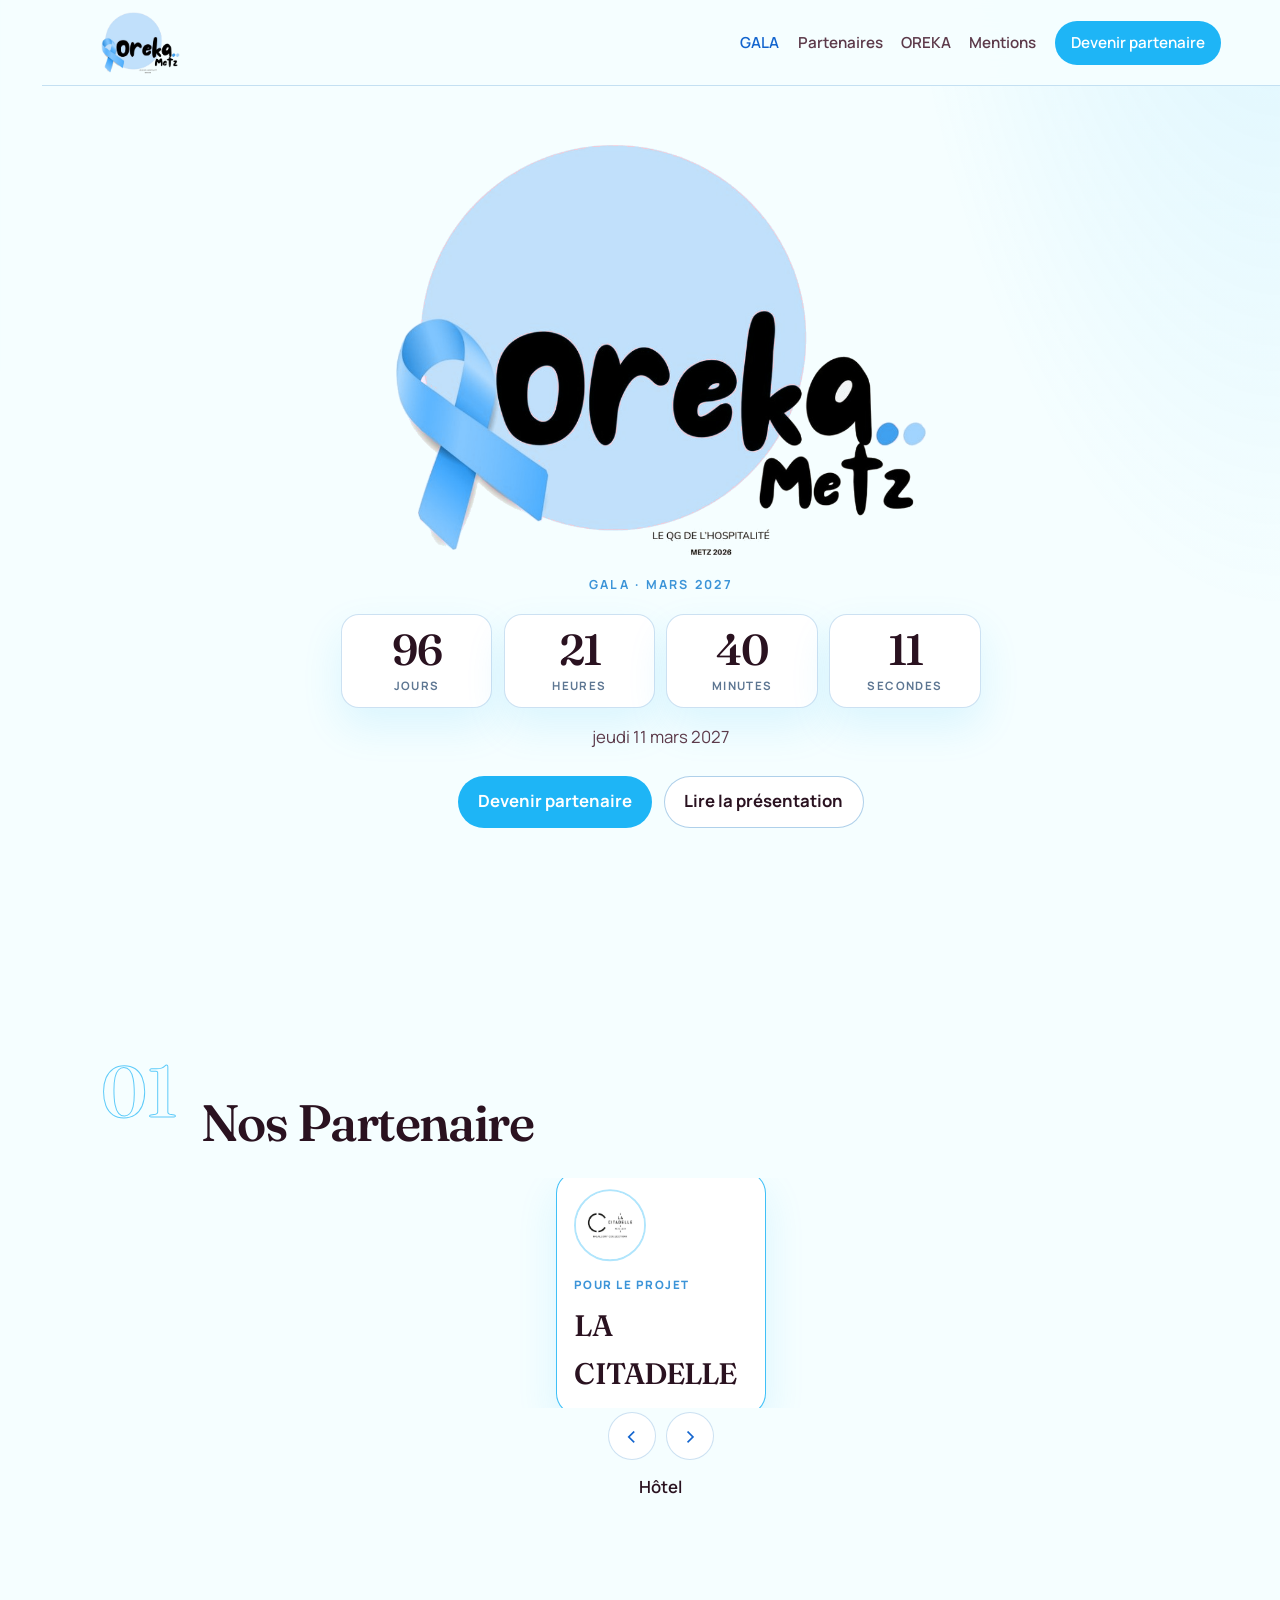
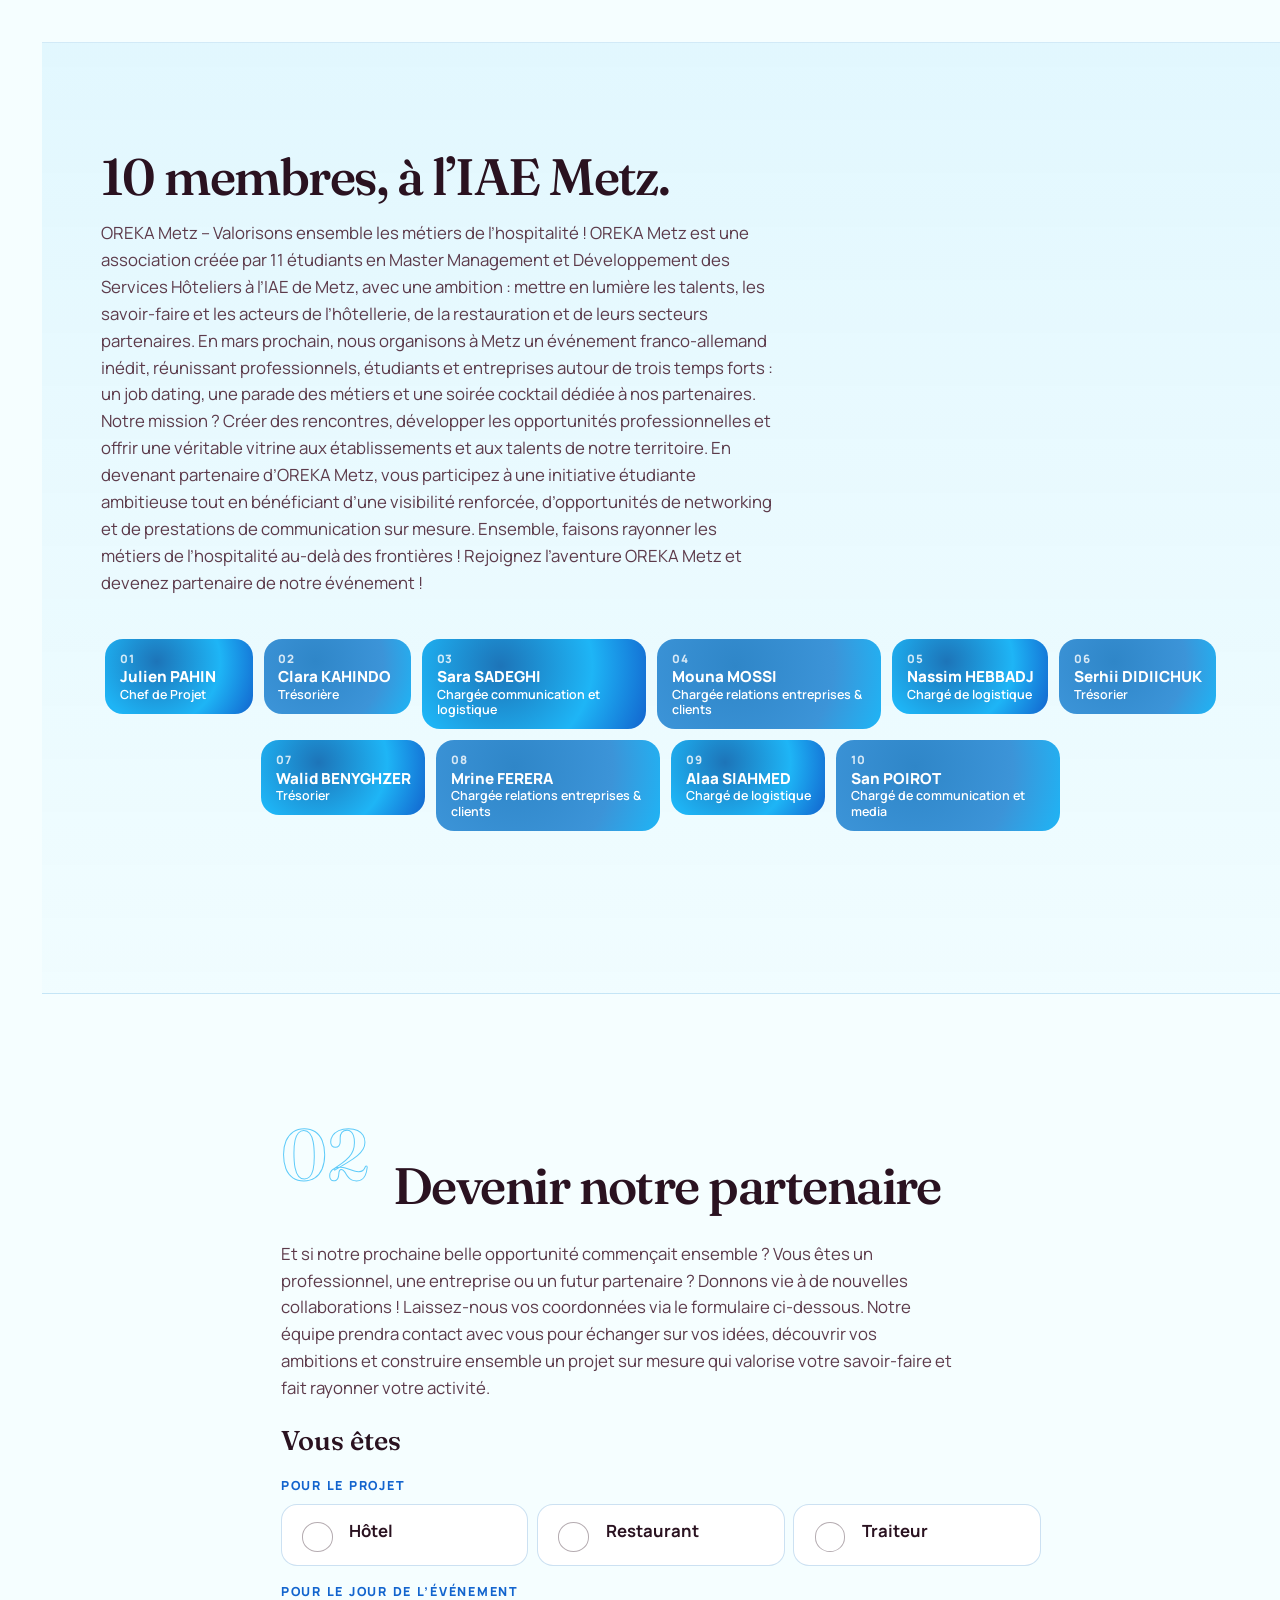
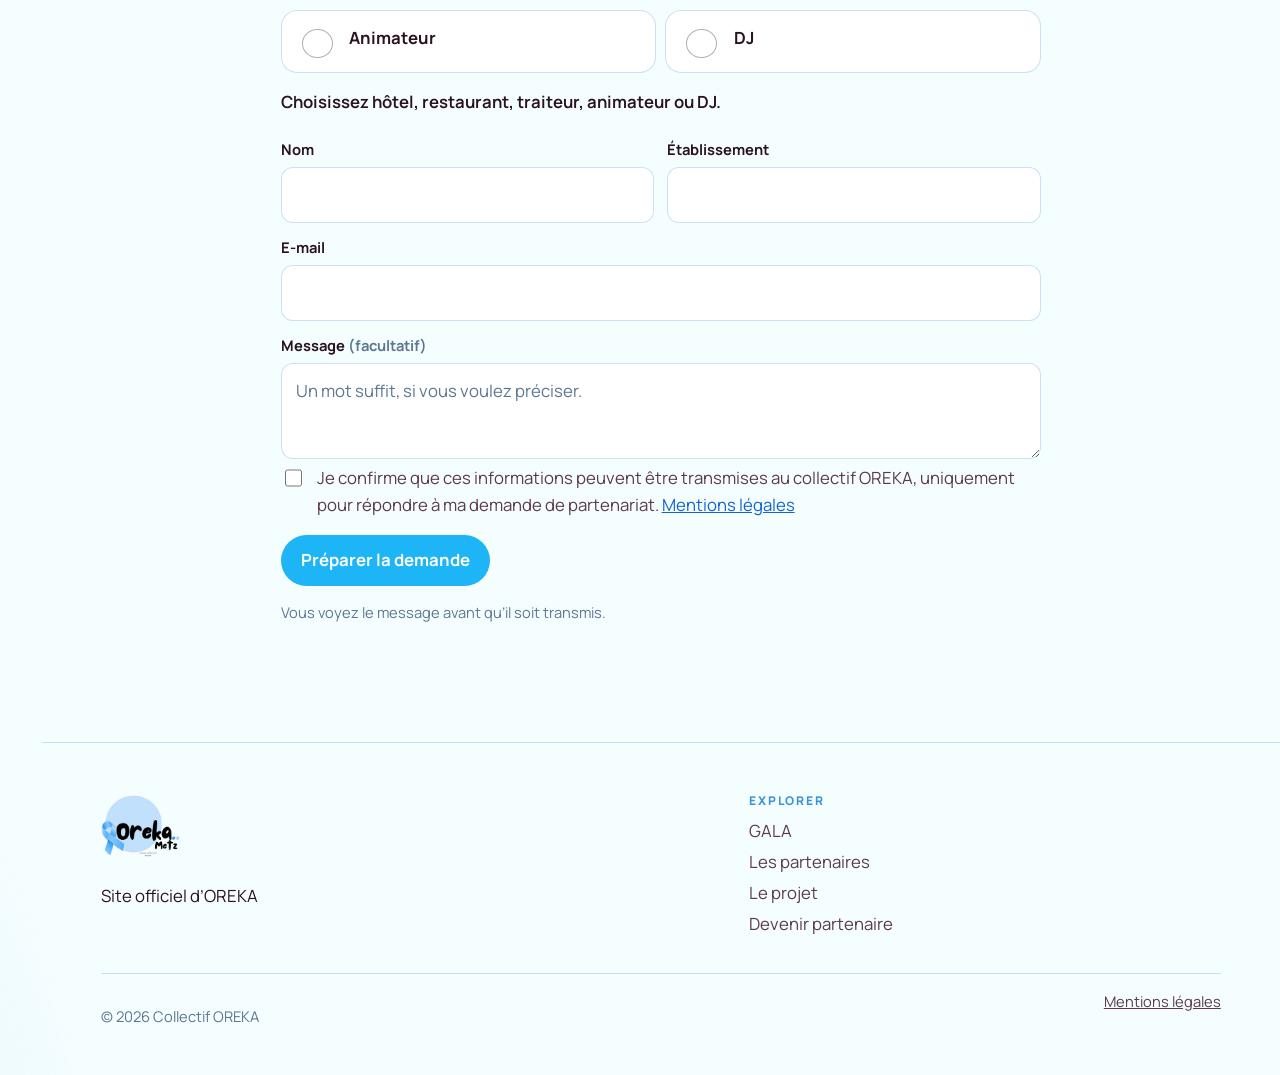
<file: index.html>
<!DOCTYPE html>
<html lang="fr" class="no-js" data-title="pageTitle">
<head>
  <script>
    if (location.hostname === "siahmedalaa.github.io") {
      var path = location.pathname.replace(/^\/oreka\/?/, "/");
      location.replace("https://oreka-metz.github.io" + path + location.search + location.hash);
    }
  </script>
  <meta charset="utf-8">
  <meta name="viewport" content="width=device-width, initial-scale=1">
  <title>OREKA — Projet hôtelier de l’IAE Metz</title>
  <meta name="description" data-bind-content="metaDescription" content="Site officiel d’OREKA, 10 étudiantes et étudiants de l’IAE Metz en management et développement de systèmes hôteliers. Compte à rebours du jour J, partenaires et formulaire.">
  <meta name="author" content="Collectif OREKA">
  <meta name="theme-color" content="#f2f7fc">
  <link rel="canonical" href="https://oreka-metz.github.io/">
  <meta property="og:type" content="website">
  <meta property="og:locale" content="fr_FR">
  <meta property="og:site_name" content="OREKA">
  <meta property="og:title" data-bind-content="ogTitle" content="OREKA — Le jour J, les partenaires">
  <meta property="og:description" data-bind-content="ogDescription" content="10 étudiants de l’IAE Metz. Jour J indicatif le 11 mars 2027. Hôtels, restaurants, traiteurs, animateurs et DJ.">
  <meta property="og:url" content="https://oreka-metz.github.io/">
  <meta property="og:image" content="https://oreka-metz.github.io/assets/og.png?v=3">
  <meta property="og:image:width" content="1200">
  <meta property="og:image:height" content="630">
  <meta name="twitter:card" content="summary_large_image">
  <meta name="twitter:title" data-bind-content="twitterTitle" content="OREKA — Metz">
  <meta name="twitter:description" data-bind-content="twitterDescription" content="OREKA, projet de l’IAE Metz. Jour J indicatif le 11 mars 2027, partenaires et formulaire.">
  <meta name="twitter:image" content="https://oreka-metz.github.io/assets/og.png?v=3">
  <link rel="icon" href="assets/favicon.svg" type="image/svg+xml">
  <link rel="apple-touch-icon" href="assets/icon-192.png">
  <link rel="manifest" href="site.webmanifest">
  <link rel="stylesheet" href="css/styles.css">
  <script>document.documentElement.classList.replace("no-js","js");</script>
  <script id="site-ld" type="application/ld+json">
  {
    "@context": "https://schema.org",
    "@type": "Organization",
    "name": "OREKA",
    "description": "Projet de 10 étudiantes et étudiants de l’IAE Metz, en management et développement de systèmes hôteliers.",
    "url": "https://oreka-metz.github.io/",
    "logo": "https://oreka-metz.github.io/assets/logo-officiel.png?v=3",
    "address": {
      "@type": "PostalAddress",
      "addressLocality": "Metz",
      "addressCountry": "FR"
    }
  }
  </script>
</head>
<body>
  <a class="skip" href="#contenu" data-bind="skipLink">Aller au contenu</a>
  <div class="scroll-progress" aria-hidden="true"></div>
  <noscript><p class="noscript" data-bind="noscript">Le texte du site reste lisible. Activez JavaScript pour le compte à rebours, la liste des partenaires et le formulaire.</p></noscript>

  <header class="site-header">
    <div class="header-inner">
      <a class="brand" href="#jour" aria-label="Oreka Metz" data-bind-aria="brandLabel">
        <img data-logo src="assets/logo-officiel.png?v=3" width="882" height="691" alt="">
      </a>
      <button class="nav-toggle" type="button" aria-expanded="false" aria-controls="site-nav" data-bind="navMenu">Menu</button>
      <nav id="site-nav" class="site-nav" aria-label="Navigation principale" data-bind-aria="navAria">
        <a class="nav-link" href="#jour" data-bind="navJour">Jour J</a>
        <a class="nav-link" href="#partenaires" data-bind="navPartners">Partenaires</a>
        <a class="nav-link" href="#oreka" data-bind="navProject">OREKA</a>
        <a href="mentions.html" data-bind="navMentions">Mentions</a>
        <a class="nav-cta" href="#rejoindre" data-bind="navCta">Devenir partenaire</a>
      </nav>
    </div>
  </header>

  <main id="contenu">
    <section class="hero" id="jour" aria-labelledby="hero-title">
      <div class="wrap hero-open">
        <h1 id="hero-title" class="sr" data-bind="heroTitle">Oreka Metz, compte à rebours du jour J</h1>
        <img class="hero-logo" data-logo src="assets/logo-officiel.png?v=3" width="882" height="691" alt="OREKA" data-bind-alt="heroLogoAlt">
        <p class="eyebrow" data-bind="eyebrow">Jour J · mars 2027</p>
        <div class="count" data-countdown aria-hidden="true">
          <div><strong data-count="days">00</strong><span data-bind="unitDays">jours</span></div>
          <div><strong data-count="hours">00</strong><span data-bind="unitHours">heures</span></div>
          <div><strong data-count="minutes">00</strong><span data-bind="unitMinutes">minutes</span></div>
          <div><strong data-count="seconds">00</strong><span data-bind="unitSeconds">secondes</span></div>
        </div>
        <p class="sr" id="count-live" aria-live="polite"></p>
        <p class="count-note" data-bind="countNote">jeudi 11 mars 2027</p>
        <div class="actions">
          <a class="btn btn-primary" href="#rejoindre" data-bind="heroCta">Devenir partenaire</a>
          <a class="btn btn-ghost" href="#oreka" data-bind="heroSecondary">Lire la présentation</a>
        </div>
      </div>
    </section>

    <section class="section" id="partenaires" aria-labelledby="partners-title">
      <div class="wrap">
        <div class="section-head reveal">
          <span class="index-no" data-bind="sectionIndex1">01</span>
          <div>
            <p class="eyebrow" data-bind="partnersEyebrow"></p>
            <h2 id="partners-title" data-bind="partnersTitle">Nos Partenaire</h2>
          </div>
        </div>
        <p class="prose reveal" data-bind="partnersIntro"></p>
        <div class="reel reveal" data-reel aria-roledescription="carrousel" data-bind-roledescription="reelRole" aria-label="Partenaires" data-bind-aria="reelLabel">
          <div class="reel-stage">
            <button type="button" class="reel-card" data-card data-detail="Hôtel">
              <img class="reel-photo" alt="" src="assets/uploads/partenaire-1792151028005-0.jpg?v=1792151029692">
              <span class="reel-kicker">Pour le projet</span>
              <strong>LA CITADELLE</strong>
            </button>
            <button type="button" class="reel-card" data-card data-detail="School of management">
              <img class="reel-photo" alt="" src="assets/uploads/partenaire-1792151398522-1.jpg?v=1792151400078">
              <span class="reel-kicker">Pour le projet</span>
              <strong>IAE METZ</strong>
            </button>
            <button type="button" class="reel-card" data-card data-detail="ASSOCIATION">
              <img class="reel-photo" alt="" src="assets/uploads/partenaire-1792151400078-2.jpg?v=1792151401820">
              <span class="reel-kicker">Pour le projet</span>
              <strong>BDA</strong>
            </button>
          </div>
          <div class="reel-nav">
            <button class="reel-arrow" type="button" data-prev aria-label="Partenaire précédent" data-bind-aria="reelPrev">‹</button>
            <button class="reel-arrow" type="button" data-next aria-label="Partenaire suivant" data-bind-aria="reelNext">›</button>
          </div>
          <p class="reel-detail" id="reel-detail" data-bind="reelEmpty">Choisissez une carte, ou laissez la liste tourner.</p>
          <p class="hint reel-hint" data-bind="partnersHint"></p>
        </div>
      </div>
    </section>

    <section class="section band" id="oreka" aria-labelledby="oreka-title">
      <div class="wrap present">
        <div class="reveal">
          <p class="eyebrow" data-bind="projectEyebrow"></p>
          <h2 id="oreka-title" data-bind="projectTitle">10 membres, à l’IAE Metz.</h2>
          <p class="prose" data-bind="projectBody">OREKA réunit 10 étudiantes et étudiants en management et développement de systèmes hôteliers. Le groupe construit un réseau, invite des partenaires, et prépare le jour J.</p>
        </div>
        <div class="reveal">
          <ul class="members">
            <li><button type="button" class="is-named" aria-label="Julien PAHIN, Chef de Projet."><span class="member-mark">01</span><span class="member-name">Julien PAHIN</span><span class="member-role">Chef de Projet</span></button></li>
            <li><button type="button" class="is-named" aria-label="Clara KAHINDO, Trésorière."><span class="member-mark">02</span><span class="member-name">Clara KAHINDO</span><span class="member-role">Trésorière</span></button></li>
            <li><button type="button" class="is-named" aria-label="Sara SADEGHI, Chargée communication et logistique."><span class="member-mark">03</span><span class="member-name">Sara SADEGHI</span><span class="member-role">Chargée communication et logistique</span></button></li>
            <li><button type="button" class="is-named" aria-label="Mouna MOSSI, Chargée relations entreprises &amp; clients."><span class="member-mark">04</span><span class="member-name">Mouna MOSSI</span><span class="member-role">Chargée relations entreprises &amp; clients</span></button></li>
            <li><button type="button" class="is-named" aria-label="Nassim HEBBADJ, Chargé de logistique."><span class="member-mark">05</span><span class="member-name">Nassim HEBBADJ</span><span class="member-role">Chargé de logistique</span></button></li>
            <li><button type="button" class="is-named" aria-label="Serhii DIDIICHUK, Trésorier."><span class="member-mark">06</span><span class="member-name">Serhii DIDIICHUK</span><span class="member-role">Trésorier</span></button></li>
            <li><button type="button" class="is-named" aria-label="Walid BENYGHZER, Trésorier."><span class="member-mark">07</span><span class="member-name">Walid BENYGHZER</span><span class="member-role">Trésorier</span></button></li>
            <li><button type="button" class="is-named" aria-label="Mrine FERERA, Chargée relations entreprises &amp; clients."><span class="member-mark">08</span><span class="member-name">Mrine FERERA</span><span class="member-role">Chargée relations entreprises &amp; clients</span></button></li>
            <li><button type="button" class="is-named" aria-label="Alaa SIAHMED, Chargé de logistique."><span class="member-mark">09</span><span class="member-name">Alaa SIAHMED</span><span class="member-role">Chargé de logistique</span></button></li>
            <li><button type="button" class="is-named" aria-label="San POIROT, Chargé de communication et media."><span class="member-mark">10</span><span class="member-name">San POIROT</span><span class="member-role">Chargé de communication et media</span></button></li>
          </ul>
          <p class="member-caption" id="member-caption" aria-hidden="true" data-bind="memberCaption">10 membres du projet, IAE Metz.</p>
        </div>
      </div>
    </section>

    <section class="section" id="rejoindre" aria-labelledby="partner-title">
      <div class="wrap form-compact">
        <div class="section-head reveal">
          <span class="index-no" data-bind="sectionIndex2">02</span>
          <div>
            <p class="eyebrow" data-bind="formEyebrow"></p>
            <h2 id="partner-title" data-bind="formTitle">Devenir notre partenaire</h2>
          </div>
        </div>
        <p class="prose reveal" data-bind="formIntro">Choisissez votre place, puis laissez un nom, un établissement et un e-mail.</p>

        <form id="partner-form" action="#rejoindre" method="post" novalidate>
          <div id="form-alert" class="form-alert" role="alert" tabindex="-1" hidden></div>
          <div id="form-body">
            <p class="hp-field" aria-hidden="true">
              <label for="company" data-bind="honeypotLabel">Société</label>
              <input id="company" name="_honey" type="text" tabindex="-1" autocomplete="off">
            </p>
            <fieldset id="role-set" tabindex="-1">
              <legend data-bind="roleLegend">Vous êtes</legend>
              <p class="group-label" data-bind="roleGroupProject">Pour le projet</p>
              <div class="choices choices-inline">
                <label class="choice choice-simple"><input type="radio" name="role" value="hotel"><span><strong data-bind="roleHotel">Hôtel</strong></span></label>
                <label class="choice choice-simple"><input type="radio" name="role" value="restaurant"><span><strong data-bind="roleRestaurant">Restaurant</strong></span></label>
                <label class="choice choice-simple"><input type="radio" name="role" value="traiteur"><span><strong data-bind="roleTraiteur">Traiteur</strong></span></label>
              </div>
              <p class="group-label" data-bind="roleGroupEvent">Pour le jour de l’événement</p>
              <div class="choices choices-inline choices-event">
                <label class="choice choice-simple"><input type="radio" name="role" value="animateur"><span><strong data-bind="roleAnimateur">Animateur</strong></span></label>
                <label class="choice choice-simple"><input type="radio" name="role" value="dj"><span><strong data-bind="roleDj">DJ</strong></span></label>
              </div>
              <p class="place-line" id="network-sentence" data-bind="placePrompt">Choisissez hôtel, restaurant, traiteur, animateur ou DJ.</p>
              <p class="field-error" id="err-role-set" hidden></p>
            </fieldset>

            <div class="form-grid">
              <div class="field">
                <label for="nom" data-bind="labelNom">Nom</label>
                <input id="nom" name="nom" autocomplete="name" maxlength="80" required>
                <p class="field-error" id="err-nom" hidden></p>
              </div>
              <div class="field">
                <label for="structure" data-bind="labelStructure">Établissement</label>
                <input id="structure" name="structure" autocomplete="organization" maxlength="120" required>
                <p class="field-error" id="err-structure" hidden></p>
              </div>
              <div class="field wide">
                <label for="email" data-bind="labelEmail">E-mail</label>
                <input id="email" name="email" type="email" autocomplete="email" inputmode="email" maxlength="120" required>
                <p class="field-error" id="err-email" hidden></p>
              </div>
              <div class="field wide">
                <label for="message"><span data-bind="labelMessage">Message</span> <span class="hint" data-bind="labelOptional">(facultatif)</span></label>
                <textarea id="message" name="message" maxlength="1500" placeholder="Un mot suffit, si vous voulez préciser." data-bind-placeholder="messagePlaceholder"></textarea>
              </div>
            </div>

            <label class="consent" id="consent-label">
              <input id="consent" name="consent" type="checkbox" required>
              <span><span data-bind="consent">Je confirme que ces informations peuvent être transmises au collectif OREKA, uniquement pour répondre à ma demande de partenariat.</span> <a href="mentions.html" data-bind="mentionsLink">Mentions légales</a></span>
            </label>
            <p class="field-error" id="err-consent" hidden></p>
            <button class="btn btn-primary" type="submit" data-bind="submitPrepare">Préparer la demande</button>
            <p class="hint" data-bind="formHint">Vous voyez le message avant qu’il soit transmis.</p>
          </div>
        </form>

        <div id="form-success" class="success" tabindex="-1" hidden>
          <p class="eyebrow" data-bind="successEyebrow">Partenariat</p>
          <h3 id="success-title" data-bind="successReadyTitle">Demande prête</h3>
          <p id="success-lead"></p>
          <pre class="message-preview" id="message-preview"></pre>
          <div class="actions">
            <button class="btn btn-primary" id="confirm-send" type="button" data-bind="confirmSend">Envoyer la demande</button>
            <a class="btn btn-ghost" id="mailto-link" href="#rejoindre" data-bind="openMail">Ouvrir dans l’e-mail</a>
            <button class="btn btn-ghost" id="copy-message" type="button" data-bind="copyMessage">Copier le message</button>
            <button class="btn btn-ghost" id="new-request" type="button" data-bind="newRequest">Nouvelle demande</button>
          </div>
        </div>
      </div>
    </section>
  </main>

  <footer class="site-footer">
    <div class="wrap footer-grid">
      <div>
        <a class="brand" href="#jour" aria-label="Oreka Metz" data-bind-aria="brandLabel">
          <img data-logo src="assets/logo-officiel.png?v=3" width="882" height="691" alt="">
        </a>
        <p data-bind="footer">Site officiel d’OREKA</p>
      </div>
      <div>
        <p class="footer-label" data-bind="footerExplore">Explorer</p>
        <a href="#jour" data-bind="footJour">Le jour J</a>
        <a href="#partenaires" data-bind="footPartners">Les partenaires</a>
        <a href="#oreka" data-bind="footProject">Le projet</a>
        <a href="#rejoindre" data-bind="footJoin">Devenir partenaire</a>
      </div>
    </div>
    <div class="wrap footer-base">
      <p data-bind="copyright">© 2026 Collectif OREKA</p>
      <a href="mentions.html" data-bind="footMentions">Mentions légales</a>
    </div>
  </footer>

  <script src="js/config.js" defer></script>
  <script src="js/content.js" defer></script>
  <script src="js/main.js" defer></script>
</body>
</html>
</file>
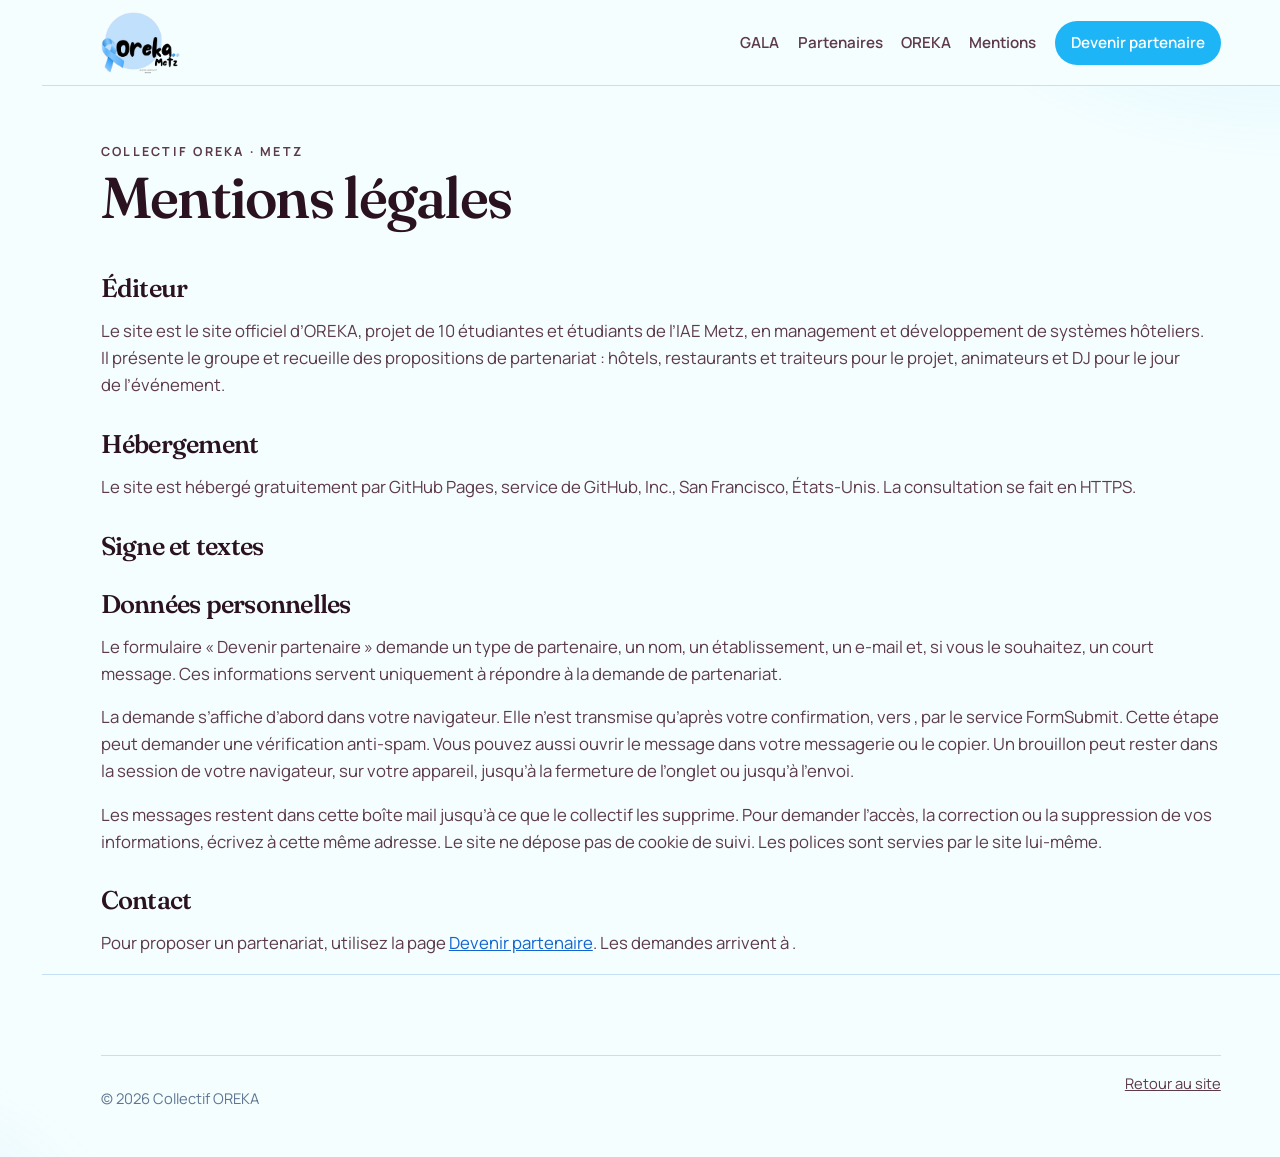
<file: mentions.html>
<!DOCTYPE html>
<html lang="fr" class="no-js" data-title="mentionsTitle">
<head>
  <script>
    if (location.hostname === "siahmedalaa.github.io") {
      var path = location.pathname.replace(/^\/oreka\/?/, "/");
      location.replace("https://oreka-metz.github.io" + path + location.search + location.hash);
    }
  </script>
  <meta charset="utf-8">
  <meta name="viewport" content="width=device-width, initial-scale=1">
  <title>Mentions légales — OREKA</title>
  <meta name="description" data-bind-content="mentionsDescription" content="Mentions légales du site officiel du collectif universitaire OREKA, à Metz.">
  <meta name="theme-color" content="#f2f7fc">
  <link rel="icon" href="assets/favicon.svg" type="image/svg+xml">
  <link rel="stylesheet" href="css/styles.css">
  <script>document.documentElement.classList.replace("no-js","js");</script>
</head>
<body>
  <a class="skip" href="#contenu" data-bind="skipLink">Aller au contenu</a>
  <div class="scroll-progress" aria-hidden="true"></div>
  <header class="site-header">
    <div class="header-inner">
      <a class="brand" href="index.html" aria-label="Oreka Metz" data-bind-aria="brandLabel">
        <img data-logo src="assets/logo-officiel.png?v=3" width="882" height="691" alt="">
      </a>
      <button class="nav-toggle" type="button" aria-expanded="false" aria-controls="site-nav" data-bind="navMenu">Menu</button>
      <nav id="site-nav" class="site-nav" aria-label="Navigation principale" data-bind-aria="navAria">
        <a class="nav-link" href="index.html#jour" data-bind="navJour">Jour J</a>
        <a class="nav-link" href="index.html#partenaires" data-bind="navPartners">Partenaires</a>
        <a class="nav-link" href="index.html#oreka" data-bind="navProject">OREKA</a>
        <a href="mentions.html" aria-current="page" data-bind="navMentions">Mentions</a>
        <a class="nav-cta" href="index.html#rejoindre" data-bind="navCta">Devenir partenaire</a>
      </nav>
    </div>
  </header>
  <main id="contenu" class="wrap legal">
    <header class="page-hero">
      <p class="eyebrow" data-bind="mentionsEyebrow">Collectif OREKA · Metz</p>
      <h1 data-bind="mentionsH1">Mentions légales</h1>
    </header>
    <h2 data-bind="mentionsEditorH">Éditeur</h2>
    <p data-bind="mentionsEditor">Le site est le site officiel d’OREKA, projet de 10 étudiantes et étudiants de l’IAE Metz, en management et développement de systèmes hôteliers. Il présente le groupe et recueille des propositions de partenariat : hôtels, restaurants et traiteurs pour le projet, animateurs et DJ pour le jour de l’événement.</p>
    <h2 data-bind="mentionsHostH">Hébergement</h2>
    <p data-bind="mentionsHost">Le site est hébergé gratuitement par GitHub Pages, service de GitHub, Inc., San Francisco, États-Unis. La consultation se fait en HTTPS.</p>
    <h2 data-bind="mentionsSignH">Signe et textes</h2>
    <p data-bind="mentionsSign">Le logo affiché est le fichier officiel : le ruban rose, le cercle, le mot Oreka, Metz, les deux points roses, et la ligne « Le QG de l’hospitalité · Metz 2026 ». Le compte à rebours vise une date indicative, le jeudi 11 mars 2027. Le collectif confirmera le jour exact. Les textes présentent le projet à partir des éléments communiqués par le groupe : 10 membres, étudiants à l’IAE Metz, un appel aux hôtels, restaurants et traiteurs, et un appel aux animateurs et DJ pour le jour de l’événement.</p>
    <h2 data-bind="mentionsDataH">Données personnelles</h2>
    <p data-bind="mentionsData">Le formulaire « Devenir partenaire » demande un type de partenaire, un nom, un établissement, un e-mail et, si vous le souhaitez, un court message. Ces informations servent uniquement à répondre à la demande de partenariat.</p>
    <p><span data-bind="mentionsDataFlow">La demande s’affiche d’abord dans votre navigateur. Elle n’est transmise qu’après votre confirmation, vers</span> <a href="mailto:siahmedalaa@gmail.com" data-bind="mentionsInbox">siahmedalaa@gmail.com</a><span data-bind="mentionsDataFlow2">, par le service FormSubmit. Cette étape peut demander une vérification anti-spam. Vous pouvez aussi ouvrir le message dans votre messagerie ou le copier. Un brouillon peut rester dans la session de votre navigateur, sur votre appareil, jusqu’à la fermeture de l’onglet ou jusqu’à l’envoi.</span></p>
    <p data-bind="mentionsDataKeep">Les messages restent dans cette boîte mail jusqu’à ce que le collectif les supprime. Pour demander l’accès, la correction ou la suppression de vos informations, écrivez à cette même adresse. Le site ne dépose pas de cookie de suivi. Les polices sont servies par le site lui-même.</p>
    <h2 data-bind="mentionsContactH">Contact</h2>
    <p><span data-bind="mentionsContactLead">Pour proposer un partenariat, utilisez la page</span> <a href="index.html#rejoindre" data-bind="mentionsContactCta">Devenir partenaire</a><span data-bind="mentionsContactMid">. Les demandes arrivent à</span> <a href="mailto:siahmedalaa@gmail.com" data-bind="mentionsInbox">siahmedalaa@gmail.com</a><span data-bind="mentionsContactEnd">.</span></p>
  </main>
  <footer class="site-footer">
    <div class="wrap footer-base">
      <p data-bind="copyright">© 2026 Collectif OREKA</p>
      <a href="index.html" data-bind="backHome">Retour au site</a>
    </div>
  </footer>
  <script src="js/config.js" defer></script>
  <script src="js/content.js" defer></script>
  <script src="js/main.js" defer></script>
</body>
</html>
</file>
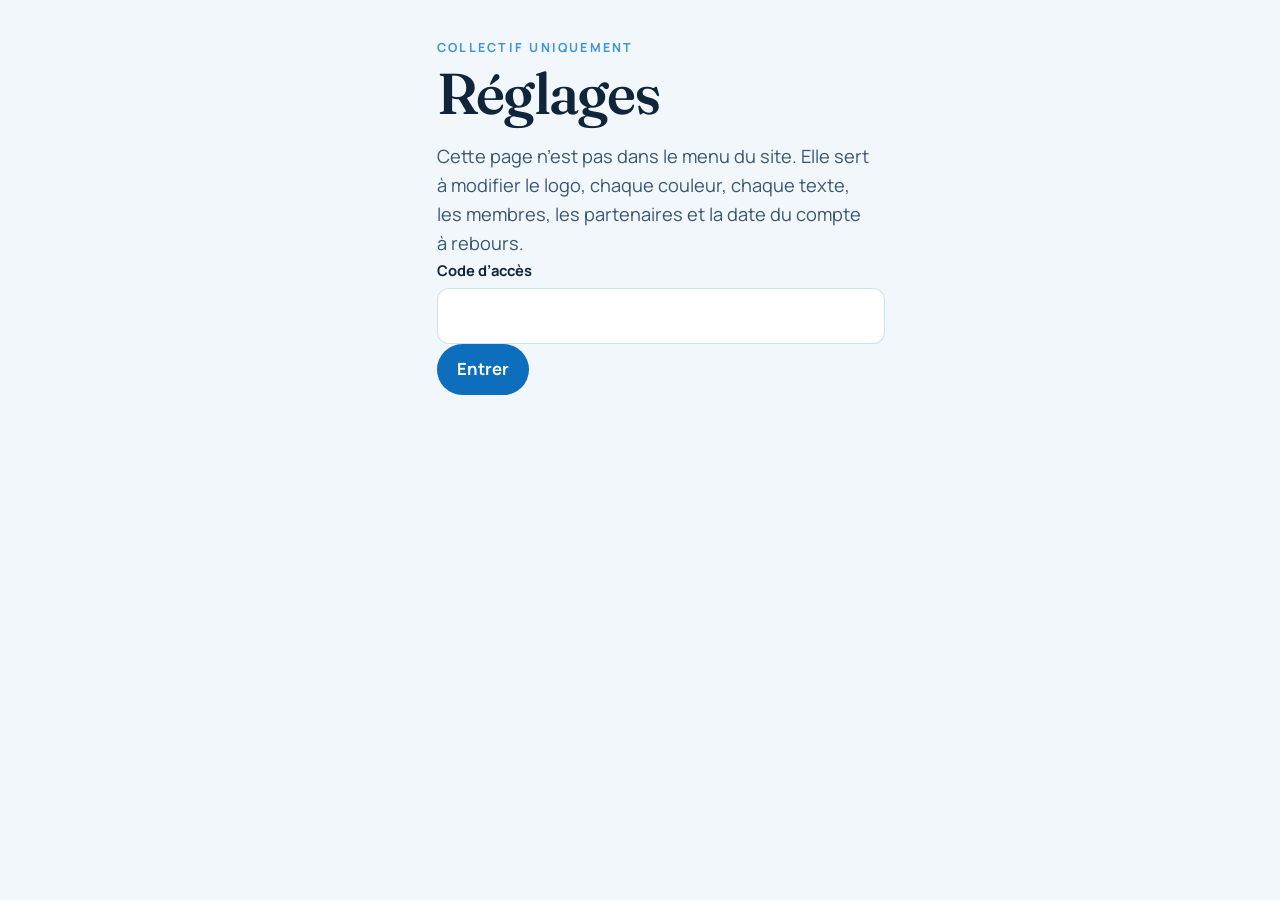
<file: reglages.html>
<!DOCTYPE html>
<html lang="fr">
<head>
  <script>
    if (location.hostname === "siahmedalaa.github.io") {
      var path = location.pathname.replace(/^\/oreka\/?/, "/");
      location.replace("https://oreka-metz.github.io" + path + location.search + location.hash);
    }
  </script>
  <meta charset="utf-8">
  <meta name="viewport" content="width=device-width, initial-scale=1">
  <title>Réglages — OREKA</title>
  <meta name="robots" content="noindex, nofollow">
  <meta name="theme-color" content="#f2f7fc">
  <link rel="icon" href="assets/favicon.svg" type="image/svg+xml">
  <link rel="stylesheet" href="css/styles.css">
  <link rel="stylesheet" href="css/reglages.css">
</head>
<body>
  <main id="gate" class="wrap gate">
    <p class="eyebrow">Collectif uniquement</p>
    <h1>Réglages</h1>
    <p class="lede">Cette page n’est pas dans le menu du site. Elle sert à modifier le logo, chaque couleur, chaque texte, les membres, les partenaires et la date du compte à rebours.</p>
    <form id="gate-form">
      <div class="field">
        <label for="gate-code">Code d’accès</label>
        <input id="gate-code" type="password" autocomplete="current-password" required>
      </div>
      <p class="field-error" id="gate-error" hidden>Code incorrect.</p>
      <button class="btn btn-primary" type="submit">Entrer</button>
    </form>
  </main>

  <main id="editor" class="wrap editor" hidden>
    <div class="editor-head">
      <div>
        <p class="eyebrow">Non public</p>
        <h1>Régler le site</h1>
      </div>
      <div class="actions">
        <a class="btn btn-ghost" id="preview-link" href="index.html?apercu=1" target="_blank" rel="noopener">Voir l’aperçu</a>
        <button class="btn btn-primary" id="publish" type="button">Publier sur le site</button>
      </div>
    </div>

    <div class="panel-set">
      <section class="settings-card">
        <h2>Date du compte à rebours</h2>
        <div class="stack">
          <label>Jour et heure, à Paris
            <input id="field-countdown" type="datetime-local" required>
          </label>
          <label>Ligne au-dessus du compteur
            <input id="field-eyebrow" data-text="eyebrow">
          </label>
          <label>Phrase sous le compteur
            <input id="field-countNote" data-text="countNote">
          </label>
          <label class="consent"><input id="sync-date-text" type="checkbox" checked><span>Mettre ces deux phrases à jour quand la date change.</span></label>
        </div>
      </section>

      <section class="settings-card">
        <h2>Logo</h2>
        <div class="logo-row">
          <img id="logo-preview" alt="Logo actuel">
          <label class="btn btn-ghost">Choisir une image
            <input id="field-logo" type="file" accept="image/png,image/jpeg,image/webp" hidden>
          </label>
        </div>
        <p class="help">Un fichier PNG avec fond transparent garde le détourage. Le logo actuel reste en place tant qu’un nouveau fichier n’est pas publié.</p>
      </section>

      <section class="settings-card">
        <h2>Couleurs</h2>
        <p class="help">Chaque nuance du site : fond, cartes, textes, liens, boutons, filets et pastilles des membres. L’aperçu montre le résultat.</p>
        <div class="color-grid">
          <label>Fond <input data-color="bg" type="color" value="#f2f7fc" data-default="#f2f7fc"></label>
          <label>Cartes <input data-color="surface" type="color" value="#ffffff" data-default="#ffffff"></label>
          <label>Texte <input data-color="ink" type="color" value="#10243a" data-default="#10243a"></label>
          <label>Texte secondaire <input data-color="muted" type="color" value="#3a5672" data-default="#3a5672"></label>
          <label>Texte discret <input data-color="faint" type="color" value="#5d7692" data-default="#5d7692"></label>
          <label>Bleu <input data-color="pink" type="color" value="#0c6ebd" data-default="#0c6ebd"></label>
          <label>Bleu foncé <input data-color="pink2" type="color" value="#084e8c" data-default="#084e8c"></label>
          <label>Bleu clair <input data-color="pinkSoft" type="color" value="#3c94d8" data-default="#3c94d8"></label>
          <label>Texte sur le bleu <input data-color="inkOnPink" type="color" value="#ffffff" data-default="#ffffff"></label>
          <label>Lien au survol <input data-color="linkHover" type="color" value="#063864" data-default="#063864"></label>
          <label>Filets <input data-color="line" type="color" value="#1a78c4" data-default="#1a78c4"></label>
          <label>Alerte <input data-color="alert" type="color" value="#0a3a66" data-default="#0a3a66"></label>
          <label>Pastille claire <input data-color="memberLight" type="color" value="#1d74b8" data-default="#1d74b8"></label>
          <label>Pastille très claire <input data-color="memberLight2" type="color" value="#2f86c8" data-default="#2f86c8"></label>
        </div>
      </section>

      <div id="text-groups"></div>

      <section class="settings-card">
        <h2>Membres du projet</h2>
        <p class="help">Prénom, nom et rôle. Tant qu’un nom n’est pas publié, le site garde le numéro.</p>
        <div id="member-list"></div>
        <button class="btn btn-ghost" id="add-member" type="button">Ajouter un membre</button>
      </section>

      <section class="settings-card">
        <h2>Partenaires</h2>
        <p class="help">Nom, et photo si vous en avez une. L’ordre est celui de la liste qui tourne.</p>
        <div id="partner-list"></div>
        <button class="btn btn-ghost" id="add-partner" type="button">Ajouter un partenaire</button>
      </section>

      <section class="settings-card">
        <h2>Publication</h2>
        <p class="help">L’aperçu reste dans ce navigateur. Pour publier, le jeton doit pouvoir écrire le contenu du dépôt <strong>oreka-metz.github.io</strong>. Il reste dans cet onglet seulement, jusqu’à sa fermeture, et il n’est pas enregistré dans le site.</p>
        <ol class="help">
          <li><a href="https://github.com/settings/personal-access-tokens/new" target="_blank" rel="noopener">Créer un jeton fin</a> : propriétaire <strong>oreka-metz</strong>, dépôt <strong>oreka-metz.github.io</strong> seulement, permission <strong>Contents</strong> sur <strong>Read and write</strong>.</li>
          <li>Ne cochez pas le droit classique <strong>repo</strong> : il permet de modifier tout le dépôt, pas seulement les textes et les images.</li>
          <li>Collez le jeton, puis publiez. Le site public se met à jour en une minute environ.</li>
        </ol>
        <div class="field">
          <label for="token">Jeton GitHub</label>
          <input id="token" type="password" autocomplete="off">
        </div>
        <button class="btn btn-ghost" id="forget-token" type="button">Oublier le jeton</button>
        <p class="status" id="status" hidden></p>
      </section>
    </div>
  </main>

  <script src="js/text-catalog.js"></script>
  <script src="js/config.js"></script>
  <script src="js/reglages.js"></script>
</body>
</html>
</file>
<file: css/styles.css>
@font-face {
  font-family: "Fraunces";
  font-style: normal;
  font-weight: 560;
  font-display: swap;
  src: url("../assets/fonts/fraunces-560.woff2") format("woff2");
}

@font-face {
  font-family: "Fraunces";
  font-style: italic;
  font-weight: 560;
  font-display: swap;
  src: url("../assets/fonts/fraunces-560-italic.woff2") format("woff2");
}

@font-face {
  font-family: "Manrope";
  font-style: normal;
  font-weight: 400 800;
  font-display: swap;
  src: url("../assets/fonts/manrope-latin.woff2") format("woff2");
}

:root {
  --bg: #f2f7fc;
  --surface: #ffffff;
  --bg-raise: var(--surface);
  --ink: #10243a;
  --muted: #3a5672;
  --faint: #5d7692;
  --line-color: #1a78c4;
  --line: color-mix(in srgb, var(--line-color) 22%, transparent);
  --pink: #0c6ebd;
  --pink-2: #084e8c;
  --pink-soft: #3c94d8;
  --ink-on-pink: #ffffff;
  --link-hover: #063864;
  --alert: #0a3a66;
  --member-light: #1d74b8;
  --member-light-2: #2f86c8;
  --serif: "Fraunces", "Iowan Old Style", Palatino, Georgia, serif;
  --sans: "Manrope", "Segoe UI", sans-serif;
  --shadow: 0 18px 40px color-mix(in srgb, var(--pink) 12%, transparent);
  --header: 5.4rem;
}

*,
*::before,
*::after { box-sizing: border-box; }

html {
  background: var(--bg);
  scroll-behavior: smooth;
}

html { color-scheme: light; }

body {
  margin: 0;
  overflow-x: clip;
  min-height: 100vh;
  background:
    radial-gradient(ellipse 55% 42% at 100% -10%, color-mix(in srgb, var(--pink) 16%, transparent), transparent 58%),
    radial-gradient(ellipse 40% 36% at -10% 110%, color-mix(in srgb, var(--pink-soft) 12%, transparent), transparent 52%),
    var(--bg);
  color: var(--ink);
  font-family: var(--sans);
  font-size: 1.05rem;
  line-height: 1.6;
  text-rendering: optimizeLegibility;
}

body::after { content: none; }

img { max-width: 100%; height: auto; display: block; }
button, input, textarea { font: inherit; color: inherit; }
a { color: var(--pink-2); }
a:hover { color: var(--link-hover); }

h1, h2, h3, .brand-name, .giant {
  font-family: var(--serif);
  font-weight: 560;
  letter-spacing: -0.03em;
  line-height: 1.02;
}

h1 {
  margin: 0.4rem 0 0;
  font-size: clamp(2.5rem, 4.5vw, 4.4rem);
  max-width: 14em;
  text-wrap: balance;
}

h1 em {
  font-style: italic;
  font-weight: 560;
  color: var(--pink-2);
}

h2 {
  margin: 0.35rem 0 0;
  font-size: clamp(2.1rem, 4vw, 3.5rem);
  text-wrap: balance;
}

h3 { margin: 0 0 0.6rem; font-size: 1.7rem; }

p { text-wrap: pretty; }

.wrap {
  width: min(1120px, calc(100% - 2.4rem));
  margin-inline: auto;
}

.skip {
  position: absolute;
  left: 1rem;
  top: -4rem;
  z-index: 80;
  background: var(--pink);
  color: var(--ink-on-pink);
  padding: 0.7rem 1rem;
  border-radius: 999px;
  text-decoration: none;
  font-weight: 700;
}

.skip:focus { top: 1rem; }

.sr {
  position: absolute;
  width: 1px;
  height: 1px;
  padding: 0;
  margin: -1px;
  overflow: hidden;
  clip: rect(0, 0, 0, 0);
  white-space: nowrap;
  border: 0;
}

[hidden] { display: none !important; }

body.nav-open { overflow: hidden; }

.scroll-progress {
  position: fixed;
  inset: 0 0 auto;
  height: 3px;
  background: linear-gradient(90deg, var(--pink), var(--pink-2));
  transform: scaleX(0);
  transform-origin: 0 50%;
  z-index: 60;
}

.edge-word {
  display: none;
  position: fixed;
  left: 1rem;
  top: 50%;
  transform: translateY(-50%);
  writing-mode: vertical-rl;
  letter-spacing: 0.42em;
  text-transform: uppercase;
  font-size: 0.72rem;
  color: color-mix(in srgb, var(--pink-soft) 55%, transparent);
  pointer-events: none;
  z-index: 5;
}

.site-header {
  position: sticky;
  top: 0;
  z-index: 30;
  height: var(--header);
  display: flex;
  align-items: center;
  backdrop-filter: blur(18px);
  background: color-mix(in srgb, var(--bg) 94%, transparent);
  border-bottom: 1px solid var(--line);
}

.header-inner {
  width: min(1120px, calc(100% - 2.4rem));
  margin-inline: auto;
  display: flex;
  align-items: center;
  justify-content: space-between;
  gap: 1rem;
}

.brand {
  display: inline-flex;
  align-items: center;
  gap: 0.75rem;
  color: var(--ink);
  text-decoration: none;
}

.brand img { height: 62px; width: auto; }
.brand-name {
  display: flex;
  flex-direction: column;
  font-size: 1.25rem;
  letter-spacing: 0.14em;
  line-height: 1;
}
.brand-name small {
  margin-top: 0.28rem;
  font-family: var(--sans);
  font-size: 0.68rem;
  font-weight: 600;
  letter-spacing: 0.28em;
  text-transform: uppercase;
  color: var(--pink-2);
}

.site-nav {
  display: flex;
  align-items: center;
  gap: 1.15rem;
}

.site-nav a {
  color: var(--muted);
  text-decoration: none;
  font-size: 0.95rem;
  font-weight: 600;
}

.site-nav a:hover,
.site-nav a[aria-current="true"] { color: var(--pink-2); }

.nav-cta {
  display: inline-flex;
  align-items: center;
  min-height: 44px;
  padding: 0 1rem;
  border-radius: 999px;
  background: var(--pink);
  color: var(--ink-on-pink) !important;
}

.nav-cta:hover { background: var(--pink-2); }

.nav-toggle {
  display: none;
  min-height: 44px;
  padding: 0 0.9rem;
  border-radius: 999px;
  border: 1px solid var(--line);
  background: transparent;
  color: var(--ink);
  font-weight: 700;
  background: var(--surface);
}

.hero { padding-bottom: 2rem; }

.hero-grid {
  display: grid;
  grid-template-columns: minmax(0, 1.2fr) minmax(260px, 0.8fr);
  gap: 1.5rem;
  align-items: center;
  min-height: calc(100svh - var(--header) - 2rem);
}

.eyebrow {
  margin: 0;
  color: var(--pink-soft);
  font-size: 0.78rem;
  font-weight: 700;
  letter-spacing: 0.18em;
  text-transform: uppercase;
}

.lede {
  max-width: 38rem;
  margin: 1.15rem 0 0;
  color: var(--muted);
  font-size: 1.14rem;
}

.actions {
  display: flex;
  flex-wrap: wrap;
  gap: 0.75rem;
  margin-top: 1.6rem;
}

.btn {
  display: inline-flex;
  align-items: center;
  justify-content: center;
  min-height: 48px;
  padding: 0.7rem 1.2rem;
  border-radius: 999px;
  border: 1px solid transparent;
  text-decoration: none;
  font-weight: 700;
  cursor: pointer;
}

.btn-primary { background: var(--pink); color: var(--ink-on-pink); }
.btn-primary:hover { background: var(--pink-2); color: var(--ink-on-pink); }
.btn-ghost { background: var(--surface); color: var(--ink); border-color: color-mix(in srgb, var(--line-color) 35%, transparent); }
.btn-ghost:hover { border-color: var(--pink); color: var(--pink-2); }

.facts {
  display: grid;
  grid-template-columns: repeat(3, minmax(0, 1fr));
  gap: 0.8rem;
  margin: 2rem 0 0;
  padding: 0;
  list-style: none;
  max-width: 40rem;
}

.facts li {
  padding: 0.85rem 0.9rem;
  border-top: 1px solid var(--line);
}

.facts strong {
  display: block;
  font-family: var(--serif);
  font-size: 1.55rem;
  font-weight: 560;
}

.facts span { color: var(--faint); font-size: 0.88rem; }

.net-frame { position: relative; min-height: 280px; }
canvas[data-network] { width: 100%; height: min(62vh, 520px); display: block; }

.marquee {
  overflow: hidden;
  border-block: 1px solid var(--line);
  background: var(--surface);
  margin-top: 1rem;
}

.marquee-track {
  display: flex;
  width: max-content;
  animation: drift 32s linear infinite;
}

.marquee-group {
  display: flex;
  gap: 2.4rem;
  padding: 0.85rem 1.2rem;
}

.marquee-group span {
  font-size: 0.78rem;
  font-weight: 700;
  letter-spacing: 0.18em;
  text-transform: uppercase;
  color: var(--pink-soft);
}

@keyframes drift {
  from { transform: translateX(0); }
  to { transform: translateX(-50%); }
}

.section { padding-block: clamp(4.2rem, 8vw, 7rem); }

.section-head {
  display: grid;
  grid-template-columns: auto 1fr;
  gap: 1rem 1.5rem;
  align-items: end;
  margin-bottom: 1.8rem;
}

.index-no {
  font-family: var(--serif);
  font-size: clamp(3rem, 6vw, 4.5rem);
  color: transparent;
  -webkit-text-stroke: 1px color-mix(in srgb, var(--pink) 70%, transparent);
}

.section-head p, .prose { color: var(--muted); max-width: 42rem; }

.switcher {
  display: grid;
  grid-template-columns: 240px 1fr;
  gap: 1rem;
  align-items: stretch;
}

.tabs {
  display: flex;
  flex-direction: column;
  gap: 0.55rem;
}

.tabs button {
  text-align: left;
  min-height: 52px;
  padding: 0.8rem 1rem;
  border-radius: 14px;
  border: 1px solid var(--line);
  background: var(--surface);
  cursor: pointer;
  font-weight: 700;
}

.tabs button[aria-selected="true"] {
  background: color-mix(in srgb, var(--pink) 14%, transparent);
  border-color: color-mix(in srgb, var(--pink) 70%, transparent);
  color: var(--ink);
}

.panel {
  margin: 0;
  padding: clamp(1.2rem, 3vw, 2rem);
  border-radius: 22px;
  border: 1px solid var(--line);
  background: var(--surface);
  box-shadow: var(--shadow);
}

.panel p:last-child { margin-bottom: 0; }

.band {
  background: linear-gradient(180deg, color-mix(in srgb, var(--pink) 9%, transparent), color-mix(in srgb, var(--pink) 2%, transparent));
  border-block: 1px solid color-mix(in srgb, var(--line-color) 14%, transparent);
}

.collectif-layout {
  display: grid;
  grid-template-columns: 0.8fr 1.2fr;
  gap: 2rem;
  align-items: center;
}

.giant {
  margin: 0;
  font-size: clamp(6rem, 14vw, 10rem);
  line-height: 0.8;
  color: var(--pink);
}

.members {
  display: flex;
  flex-wrap: wrap;
  gap: 0.7rem;
  justify-content: center;
  margin: 0;
  padding: 0;
  list-style: none;
}

.members button {
  width: 3.3rem;
  height: 3.3rem;
  border: 0;
  border-radius: 50%;
  cursor: pointer;
  font-weight: 800;
  color: var(--ink-on-pink);
  background: radial-gradient(circle at 35% 30%, var(--member-light), var(--pink) 58%, var(--pink-2));
  transition: transform 0.2s ease, box-shadow 0.2s ease;
}

.members button.is-named {
  display: flex;
  flex-direction: column;
  align-items: flex-start;
  justify-content: center;
  width: auto;
  min-width: 9.2rem;
  max-width: 14rem;
  height: auto;
  min-height: 3.3rem;
  padding: 0.7rem 0.9rem;
  border-radius: 18px;
  text-align: left;
}

.member-mark {
  font-size: 0.72rem;
  letter-spacing: 0.08em;
  font-weight: 800;
  opacity: 0.8;
}

.member-name {
  font-size: 0.95rem;
  font-weight: 800;
  line-height: 1.2;
}

.member-role {
  font-size: 0.78rem;
  font-weight: 600;
  line-height: 1.25;
}

.members li:nth-child(even) button {
  background: radial-gradient(circle at 35% 30%, var(--member-light-2), var(--pink-soft) 62%, var(--pink));
}

.members button:hover,
.members button:focus-visible,
.members button.is-on {
  transform: translateY(-4px) scale(1.06);
  box-shadow: 0 12px 28px color-mix(in srgb, var(--pink) 35%, transparent);
}

.member-caption {
  min-height: 1.6em;
  text-align: center;
  color: var(--pink-soft);
  font-weight: 700;
}

.event-grid {
  display: grid;
  grid-template-columns: 1fr 1fr;
  gap: 2rem;
  align-items: center;
}

.outline-word {
  margin: 0;
  font-family: var(--serif);
  font-size: clamp(4.5rem, 12vw, 8.5rem);
  line-height: 0.85;
  color: transparent;
  -webkit-text-stroke: 1.5px var(--pink-2);
}

.notes { display: grid; gap: 0.8rem; margin: 1.3rem 0 0; padding: 0; list-style: none; }
.notes li {
  padding: 0.95rem 1rem;
  border-radius: 16px;
  border: 1px solid var(--line);
  background: var(--surface);
}
.notes strong { display: block; }

.studio {
  display: grid;
  grid-template-columns: minmax(0, 1.15fr) minmax(260px, 0.85fr);
  gap: 1.2rem;
  align-items: start;
}

fieldset {
  margin: 0 0 1.2rem;
  padding: 0;
  border: 0;
}

legend {
  padding: 0;
  margin-bottom: 0.8rem;
  font-family: var(--serif);
  font-size: 1.7rem;
}

.choices { display: grid; gap: 0.55rem; }

.choices-inline {
  grid-template-columns: repeat(3, minmax(0, 1fr));
  margin-bottom: 1rem;
}

.choices-event { grid-template-columns: repeat(2, minmax(0, 1fr)); }

.group-label {
  margin: 0.15rem 0 0.5rem;
  font-size: 0.78rem;
  font-weight: 800;
  letter-spacing: 0.14em;
  text-transform: uppercase;
  color: var(--pink-2);
}

.choice-simple { align-items: center; min-height: 58px; }

.choice {
  display: flex;
  gap: 0.85rem;
  align-items: flex-start;
  padding: 0.85rem 0.95rem;
  border-radius: 16px;
  border: 1px solid var(--line);
  background: var(--surface);
  cursor: pointer;
}

.choice small { display: block; color: var(--faint); font-size: 0.9rem; }
.choice:has(input:checked) {
  border-color: color-mix(in srgb, var(--pink) 85%, transparent);
  background: color-mix(in srgb, var(--pink) 12%, transparent);
}

.choice input {
  appearance: none;
  width: 1.05rem;
  height: 1.05rem;
  margin-top: 0.25rem;
  flex: none;
  border-radius: 50%;
  border: 1.5px solid color-mix(in srgb, var(--ink) 35%, transparent);
  background: transparent;
}

.choice input:checked {
  background: var(--pink);
  box-shadow: inset 0 0 0 3px var(--surface);
}

.chips { display: flex; flex-wrap: wrap; gap: 0.5rem; }
.chip { position: relative; }
.chip input {
  position: absolute;
  opacity: 0;
  inset: 0;
  margin: 0;
}
.chip span {
  display: inline-flex;
  align-items: center;
  min-height: 44px;
  padding: 0.35rem 0.95rem;
  border-radius: 999px;
  border: 1px solid var(--line);
  background: var(--surface);
}
.chip input:checked + span {
  background: var(--pink);
  border-color: var(--pink);
  color: var(--ink-on-pink);
  font-weight: 700;
}
.chip input:focus-visible + span,
.choice:focus-within,
.tabs button:focus-visible,
.btn:focus-visible,
.nav-toggle:focus-visible,
.faq-q:focus-visible,
.members button:focus-visible,
input:focus-visible,
textarea:focus-visible,
.site-nav a:focus-visible,
.brand:focus-visible {
  outline: 2px solid var(--pink-soft);
  outline-offset: 3px;
}

.stage { position: sticky; top: calc(var(--header) + 1rem); }
.pass {
  padding: 1rem;
  border-radius: 24px;
  border: 1px solid color-mix(in srgb, var(--pink) 35%, transparent);
  background:
    radial-gradient(circle at 20% 0%, color-mix(in srgb, var(--pink) 16%, transparent), transparent 46%),
    var(--surface);
  box-shadow: var(--shadow);
}
.pass canvas { height: 230px; }
.pass-kicker {
  margin: 0.2rem 0 0;
  color: var(--pink-soft);
  font-size: 0.75rem;
  font-weight: 800;
  letter-spacing: 0.16em;
  text-transform: uppercase;
}
.pass p { margin: 0.7rem 0 0; }

.form-grid {
  display: grid;
  grid-template-columns: 1fr 1fr;
  gap: 0.8rem;
}

.field { display: flex; flex-direction: column; gap: 0.35rem; }
.field.wide { grid-column: 1 / -1; }
.field label { font-size: 0.92rem; font-weight: 700; }

input, textarea {
  width: 100%;
  padding: 0.85rem 0.9rem;
  border-radius: 12px;
  border: 1px solid var(--line);
  background: var(--surface);
}

textarea { min-height: 96px; resize: vertical; }
input::placeholder, textarea::placeholder { color: var(--faint); }

.field-error, .form-alert {
  margin: 0;
  color: var(--alert);
  font-size: 0.9rem;
}

.form-alert {
  margin-bottom: 1rem;
  padding: 0.8rem 1rem;
  border-radius: 12px;
  background: color-mix(in srgb, var(--pink) 12%, transparent);
}

.form-alert a { color: var(--alert); }

.consent {
  display: flex;
  gap: 0.7rem;
  align-items: flex-start;
  margin: 0.4rem 0 1rem;
  color: var(--muted);
}

.consent input { width: 1.1rem; height: 1.1rem; margin-top: 0.25rem; flex: none; }

.form-foot { margin-top: 0.4rem; }
#partner-form { position: relative; }
.hp-field {
  position: absolute;
  width: 1px;
  height: 1px;
  padding: 0;
  margin: -1px;
  overflow: hidden;
  clip: rect(0, 0, 0, 0);
  white-space: nowrap;
  border: 0;
}
.hint { color: var(--faint); font-size: 0.92rem; }

.success {
  margin-top: 1rem;
  padding: clamp(1.2rem, 3vw, 2rem);
  border-radius: 22px;
  border: 1px solid color-mix(in srgb, var(--pink) 45%, transparent);
  background: var(--surface);
}

.message-preview {
  white-space: pre-wrap;
  margin: 1rem 0;
  padding: 1rem;
  border-radius: 14px;
  background: color-mix(in srgb, var(--pink) 10%, var(--surface));
  color: var(--muted);
  font-family: var(--sans);
}

.faq-list { display: grid; gap: 0.55rem; }
.faq-q {
  width: 100%;
  display: flex;
  justify-content: space-between;
  gap: 1rem;
  align-items: center;
  text-align: left;
  min-height: 58px;
  padding: 0.9rem 1rem;
  border-radius: 16px;
  border: 1px solid var(--line);
  background: var(--surface);
  cursor: pointer;
  font-weight: 700;
}
.faq-icon {
  position: relative;
  width: 14px;
  height: 14px;
  flex: none;
}
.faq-icon::before,
.faq-icon::after {
  content: "";
  position: absolute;
  left: 50%;
  top: 50%;
  background: var(--pink-2);
  transform: translate(-50%, -50%);
}
.faq-icon::before { width: 14px; height: 2px; }
.faq-icon::after { width: 2px; height: 14px; }
.faq-q[aria-expanded="true"] .faq-icon::after { transform: translate(-50%, -50%) scaleY(0); }
.faq-a { padding: 0.2rem 1rem 0.9rem; color: var(--muted); }
.faq-a p { margin: 0.4rem 0 0; }

.closing { text-align: center; }
.closing .wrap { display: grid; justify-items: center; gap: 1rem; }
.closing h2 { max-width: 16em; }

.site-footer {
  padding: 3rem 0 2rem;
  border-top: 1px solid var(--line);
}

.footer-grid {
  display: grid;
  grid-template-columns: 1.4fr 1fr auto;
  gap: 2rem;
}

.footer-grid a { display: block; color: var(--muted); text-decoration: none; margin: 0.25rem 0; }
.footer-grid .brand { display: inline-flex; margin-bottom: 0.6rem; color: var(--ink); }
.footer-grid a:hover { color: var(--pink-2); }
.footer-label {
  margin: 0 0 0.5rem;
  font-size: 0.75rem;
  font-weight: 800;
  letter-spacing: 0.16em;
  text-transform: uppercase;
  color: var(--pink-soft);
}
.mark-official { width: 84px; margin-top: 0.4rem; }
.footer-base {
  display: flex;
  justify-content: space-between;
  gap: 1rem;
  margin-top: 2rem;
  padding-top: 1rem;
  border-top: 1px solid var(--line);
  color: var(--faint);
  font-size: 0.92rem;
}
.footer-base a { color: var(--muted); }

.page-hero { padding-block: 3.5rem 1rem; }
.legal h2 { font-size: 1.6rem; margin-top: 2rem; }
.legal p, .legal li { color: var(--muted); }
.lost { padding-block: 12vh 8vh; }

.noscript {
  margin: 0;
  padding: 0.8rem 1rem;
  background: color-mix(in srgb, var(--pink) 14%, var(--surface));
  color: var(--ink);
  text-align: center;
}

.js .reveal {
  opacity: 0;
  transform: translateY(14px);
}

.js .reveal.in {
  opacity: 1;
  transform: none;
  transition: opacity 0.6s ease, transform 0.6s ease;
}

section[id],
#form-success,
.form-alert,
.field,
fieldset {
  scroll-margin-top: calc(var(--header) + 1rem);
}

::selection { background: var(--pink); color: var(--ink-on-pink); }

@media (min-width: 1240px) {
  .edge-word { display: block; }
  body { padding-left: 2.6rem; }
}

@media (max-width: 1080px) {
  .nav-toggle { display: inline-flex; }
  .site-nav {
    display: none;
    position: absolute;
    top: calc(100% + 0.45rem);
    left: 0;
    right: 0;
    flex-direction: column;
    align-items: stretch;
    padding: 0.8rem;
    border-radius: 18px;
    border: 1px solid var(--line);
    background: var(--surface);
    box-shadow: var(--shadow);
  }
  .site-nav.is-open { display: flex; }
  .site-nav a { padding: 0.7rem 0.45rem; }
  .nav-cta { justify-content: center; }
  .header-inner { position: relative; }
}

@media (max-width: 900px) {
  .hero-grid,
  .switcher,
  .collectif-layout,
  .event-grid,
  .studio,
  .footer-grid,
  .form-grid { grid-template-columns: 1fr; }
  .stage { position: static; }
  .facts { grid-template-columns: 1fr; }
  canvas[data-network] { height: 280px; }
}

@media (max-width: 700px) {
  .choices-inline,
  .choices-event { grid-template-columns: 1fr; }
  .eyebrow { letter-spacing: 0.08em; }
  .footer-base { flex-direction: column; }
}

@media (prefers-reduced-motion: reduce) {
  html { scroll-behavior: auto; }
  .marquee-track { animation: none; }
  .js .reveal { opacity: 1; transform: none; }
  .members button { transition: none; }
}

@media print {
  body::after, .scroll-progress, .edge-word, .marquee, .nav-toggle, canvas, .site-nav .nav-cta, .reel-arrow { display: none !important; }
  body { background: white; color: black; }
  a { color: black; }
}

.preview-banner {
  position: sticky;
  top: 0;
  z-index: 70;
  margin: 0;
  padding: 0.55rem 1rem;
  background: var(--pink);
  color: var(--ink-on-pink);
  text-align: center;
  font-weight: 700;
}

.hero-open {
  min-height: calc(100svh - var(--header));
  display: flex;
  flex-direction: column;
  align-items: center;
  justify-content: center;
  text-align: center;
  padding: 1.4rem 0 2.6rem;
}

.hero-logo {
  width: min(540px, 88vw);
  height: auto;
  margin: 0 auto 0.2rem;
}

.hero-open .eyebrow { margin-top: 0.6rem; }

.count {
  display: flex;
  justify-content: center;
  gap: 0.7rem;
  width: min(640px, 100%);
  margin-top: 1.15rem;
}

.count div {
  flex: 1;
  min-width: 0;
  padding: 0.85rem 0.4rem 0.7rem;
  border-radius: 18px;
  background: var(--surface);
  border: 1px solid var(--line);
  box-shadow: var(--shadow);
}

.count strong {
  display: block;
  font-family: var(--serif);
  font-size: clamp(1.7rem, 4vw, 2.7rem);
  font-weight: 560;
  font-variant-numeric: tabular-nums;
  letter-spacing: -0.04em;
  line-height: 1;
}

.count span {
  display: block;
  margin-top: 0.35rem;
  color: var(--faint);
  font-size: 0.72rem;
  font-weight: 700;
  letter-spacing: 0.12em;
  text-transform: uppercase;
}

.count-note {
  max-width: 34rem;
  margin: 1rem auto 0;
  color: var(--muted);
}

.hero-open .actions { justify-content: center; }

.reel { margin-top: 1.6rem; }

.reel-stage {
  position: relative;
  height: 230px;
  overflow: hidden;
  touch-action: pan-y;
}

.reel-card {
  position: absolute;
  left: 50%;
  top: 50%;
  width: 210px;
  min-height: 132px;
  padding: 1.05rem 1.1rem;
  border-radius: 22px;
  border: 1px solid var(--line);
  background: var(--surface);
  text-align: left;
  cursor: pointer;
  box-shadow: var(--shadow);
}

.reel-card strong {
  display: block;
  margin-top: 0.35rem;
  font-family: var(--serif);
  font-size: 1.85rem;
  font-weight: 560;
  letter-spacing: -0.03em;
}

.reel-photo {
  width: 72px;
  height: 72px;
  object-fit: cover;
  border-radius: 50%;
  margin-bottom: 0.55rem;
  border: 2px solid color-mix(in srgb, var(--pink) 35%, transparent);
}

.reel-kicker {
  color: var(--pink-soft);
  font-size: 0.72rem;
  font-weight: 800;
  letter-spacing: 0.14em;
  text-transform: uppercase;
}

.reel-card.is-front { border-color: color-mix(in srgb, var(--pink) 85%, transparent); }

.reel-nav {
  display: flex;
  justify-content: center;
  gap: 0.6rem;
  margin-top: 0.2rem;
}

.reel-arrow {
  width: 48px;
  height: 48px;
  border-radius: 999px;
  border: 1px solid var(--line);
  background: var(--surface);
  color: var(--pink-2);
  font-size: 1.6rem;
  line-height: 1;
  cursor: pointer;
}

.reel-arrow:hover { border-color: var(--pink); }

.reel-detail {
  min-height: 3.2rem;
  margin: 0.9rem auto 0;
  max-width: 36rem;
  text-align: center;
  color: var(--ink);
  font-weight: 600;
}

.reel-hint { text-align: center; margin-top: 0.35rem; }

.present {
  display: grid;
  gap: 1.6rem;
}

.form-compact { max-width: 760px; }

.place-line {
  margin: 0.2rem 0 0.4rem;
  color: var(--ink);
  font-weight: 650;
}

fieldset {
  margin: 0 0 1rem;
  padding: 0;
  border: 0;
  min-width: 0;
}

legend {
  margin-bottom: 0.7rem;
  font-family: var(--serif);
  font-size: 1.7rem;
  font-weight: 560;
}

@media (max-width: 700px) {
  .brand img { height: 48px; width: auto; }
  .count { gap: 0.4rem; }
  .count div { padding: 0.7rem 0.25rem 0.55rem; }
  .count span { letter-spacing: 0.04em; font-size: 0.64rem; }
  .reel-stage { height: 200px; }
}
</file>
<file: css/reglages.css>
body { background: var(--bg); }

.gate, .editor { padding: 2.4rem 0 4rem; }

.gate {
  max-width: 28rem;
  margin-inline: auto;
}

.editor-head {
  display: flex;
  justify-content: space-between;
  gap: 1rem;
  align-items: end;
  margin-bottom: 1.4rem;
}

.editor-head h1 { margin: 0; font-size: clamp(2rem, 4vw, 3rem); }

.panel-set {
  display: grid;
  gap: 1rem;
}

.settings-card {
  padding: 1.1rem 1.15rem 1.2rem;
  border-radius: 22px;
  border: 1px solid var(--line);
  background: #fff;
  box-shadow: var(--shadow);
}

.settings-card h2 {
  margin: 0 0 0.8rem;
  font-size: 1.55rem;
}

.logo-row {
  display: flex;
  gap: 1rem;
  align-items: center;
}

.logo-row img {
  width: 140px;
  height: auto;
  background:
    linear-gradient(45deg, #d5e4f3 25%, transparent 25%),
    linear-gradient(-45deg, #d5e4f3 25%, transparent 25%),
    #f2f7fc;
  background-size: 16px 16px;
  border-radius: 12px;
}

.color-grid {
  display: grid;
  grid-template-columns: repeat(2, minmax(0, 1fr));
  gap: 0.8rem;
}

.color-grid label, .stack label {
  display: flex;
  flex-direction: column;
  gap: 0.35rem;
  font-weight: 700;
  font-size: 0.92rem;
}

input[type="color"] {
  width: 100%;
  height: 46px;
  padding: 0.2rem;
  border-radius: 12px;
  border: 1px solid var(--line);
  background: #fff;
}

.stack { display: grid; gap: 0.75rem; }

.partner-edit {
  display: grid;
  gap: 0.65rem;
  padding: 0.9rem;
  margin-bottom: 0.7rem;
  border-radius: 16px;
  border: 1px solid var(--line);
  background: #f2f7fc;
}

.partner-edit .row,
.member-row {
  display: grid;
  grid-template-columns: 1.2fr 0.8fr;
  gap: 0.6rem;
}

.member-row { grid-template-columns: 1fr 1fr 1fr; }

.member-no {
  margin: 0;
  font-size: 0.82rem;
  letter-spacing: 0.08em;
  text-transform: uppercase;
  color: var(--pink-2);
}

.partner-tools {
  display: flex;
  flex-wrap: wrap;
  gap: 0.45rem;
  align-items: center;
}

.partner-tools img {
  width: 52px;
  height: 52px;
  object-fit: cover;
  border-radius: 50%;
}

.mini {
  min-height: 40px;
  padding: 0.35rem 0.75rem;
  border-radius: 999px;
  border: 1px solid var(--line);
  background: #fff;
  font-weight: 700;
  cursor: pointer;
}

.status {
  margin-top: 0.8rem;
  padding: 0.8rem 1rem;
  border-radius: 12px;
  background: rgba(246, 28, 150, 0.12);
}

.help { color: var(--muted); font-size: 0.95rem; }

@media (max-width: 700px) {
  .color-grid, .partner-edit .row, .member-row, .editor-head { grid-template-columns: 1fr; }
  .editor-head { display: grid; }
}
</file>
